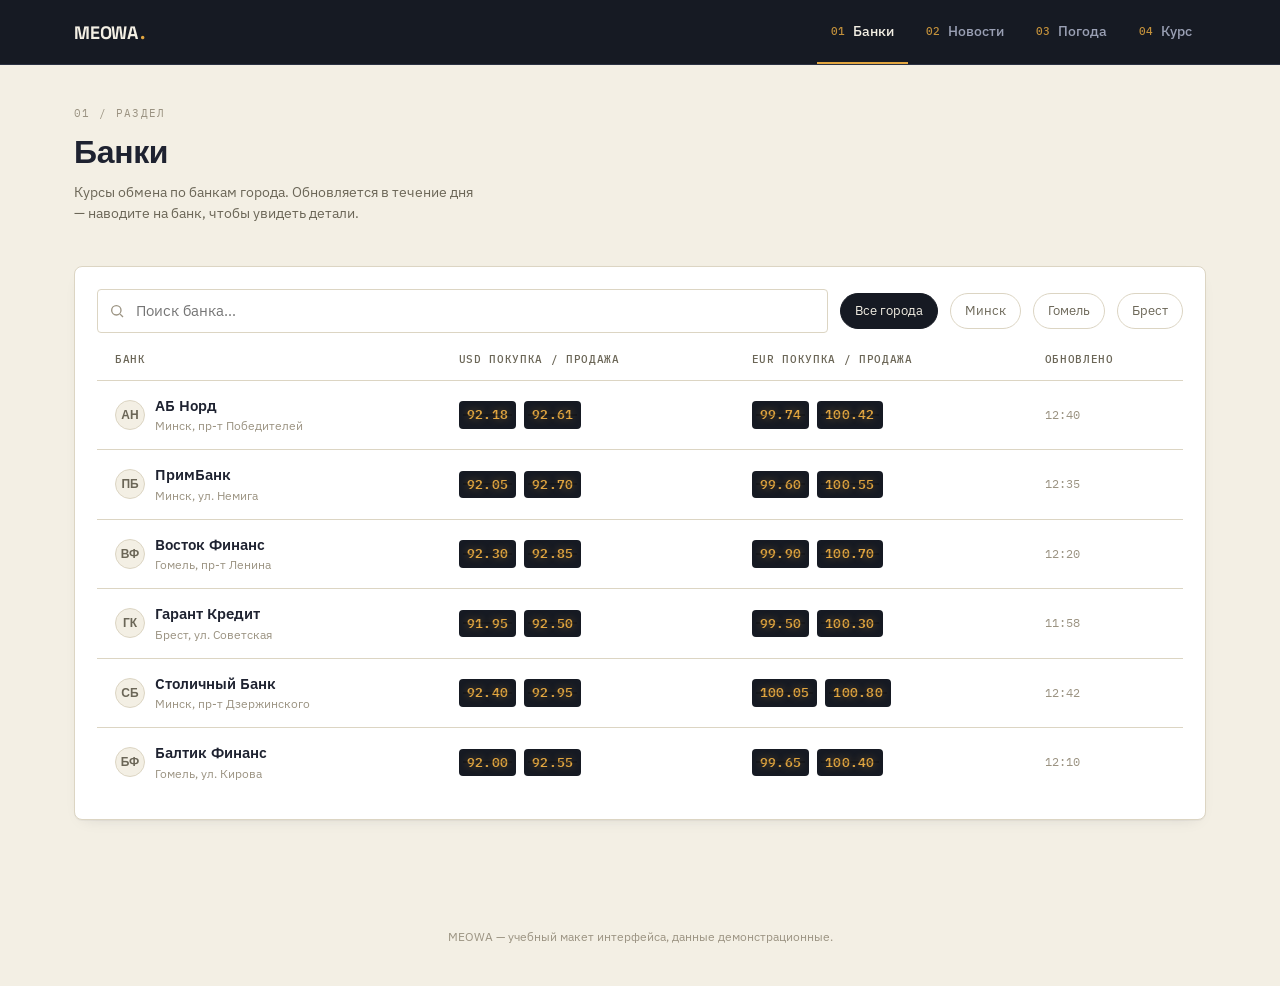
<file: src/main/resources/static/index.html>
<!DOCTYPE html>
<html lang="ru">
<head>
<meta charset="UTF-8">
<meta name="viewport" content="width=device-width, initial-scale=1.0">
<title>Банки — MEOWA</title>
<link rel="stylesheet" href="styles.css">
</head>
<body>

<header class="board">
  <div class="board-inner">
    <a href="index.html" class="brand">MEOWA<span class="brand-dot">.</span></a>
    <button class="tabs-toggle" aria-label="Меню" aria-expanded="false">
      <svg width="18" height="18" viewBox="0 0 24 24" fill="none" stroke="currentColor" stroke-width="2"><line x1="3" y1="6" x2="21" y2="6"/><line x1="3" y1="12" x2="21" y2="12"/><line x1="3" y1="18" x2="21" y2="18"/></svg>
    </button>
    <nav class="tabs">
      <a href="index.html" class="tab is-active"><span class="tab-index">01</span>Банки</a>
      <a href="novosti.html" class="tab"><span class="tab-index">02</span>Новости</a>
      <a href="pogoda.html" class="tab"><span class="tab-index">03</span>Погода</a>
      <a href="kurs.html" class="tab"><span class="tab-index">04</span>Курс</a>
    </nav>
  </div>
</header>

<main class="page">
  <div class="page-head">
    <div>
      <div class="h-eyebrow">01 / Раздел</div>
      <h1 class="page-title">Банки</h1>
      <p class="page-sub">Курсы обмена по банкам города. Обновляется в течение дня — наводите на банк, чтобы увидеть детали.</p>
    </div>
  </div>

  <div class="card card-pad">
    <div class="toolbar">
      <div class="search">
        <svg width="16" height="16" viewBox="0 0 24 24" fill="none" stroke="currentColor" stroke-width="2"><circle cx="11" cy="11" r="7"/><line x1="21" y1="21" x2="16.65" y2="16.65"/></svg>
        <input type="text" placeholder="Поиск банка…" data-bank-search aria-label="Поиск банка">
      </div>
      <button class="chip is-active" data-city-chip="all">Все города</button>
      <button class="chip" data-city-chip="Минск">Минск</button>
      <button class="chip" data-city-chip="Гомель">Гомель</button>
      <button class="chip" data-city-chip="Брест">Брест</button>
    </div>

    <div class="table-wrap">
      <table class="rates">
        <thead>
          <tr>
            <th>Банк</th>
            <th>USD покупка / продажа</th>
            <th>EUR покупка / продажа</th>
            <th>Обновлено</th>
          </tr>
        </thead>
        <tbody>

          <tr data-bank-row data-bank-name="АБ Норд" data-bank-city="Минск">
            <td>
              <div class="bank-name">
                <span class="bank-mark">АН</span>
                <div>АБ Норд<div class="bank-meta">Минск, пр-т Победителей</div></div>
              </div>
            </td>
            <td><div class="cell-pair"><span class="flap flap-sm">92.18</span><span class="flap flap-sm">92.61</span></div></td>
            <td><div class="cell-pair"><span class="flap flap-sm">99.74</span><span class="flap flap-sm">100.42</span></div></td>
            <td class="updated-at">12:40</td>
          </tr>

          <tr data-bank-row data-bank-name="ПримБанк" data-bank-city="Минск">
            <td>
              <div class="bank-name">
                <span class="bank-mark">ПБ</span>
                <div>ПримБанк<div class="bank-meta">Минск, ул. Немига</div></div>
              </div>
            </td>
            <td><div class="cell-pair"><span class="flap flap-sm">92.05</span><span class="flap flap-sm">92.70</span></div></td>
            <td><div class="cell-pair"><span class="flap flap-sm">99.60</span><span class="flap flap-sm">100.55</span></div></td>
            <td class="updated-at">12:35</td>
          </tr>

          <tr data-bank-row data-bank-name="Восток Финанс" data-bank-city="Гомель">
            <td>
              <div class="bank-name">
                <span class="bank-mark">ВФ</span>
                <div>Восток Финанс<div class="bank-meta">Гомель, пр-т Ленина</div></div>
              </div>
            </td>
            <td><div class="cell-pair"><span class="flap flap-sm">92.30</span><span class="flap flap-sm">92.85</span></div></td>
            <td><div class="cell-pair"><span class="flap flap-sm">99.90</span><span class="flap flap-sm">100.70</span></div></td>
            <td class="updated-at">12:20</td>
          </tr>

          <tr data-bank-row data-bank-name="Гарант Кредит" data-bank-city="Брест">
            <td>
              <div class="bank-name">
                <span class="bank-mark">ГК</span>
                <div>Гарант Кредит<div class="bank-meta">Брест, ул. Советская</div></div>
              </div>
            </td>
            <td><div class="cell-pair"><span class="flap flap-sm">91.95</span><span class="flap flap-sm">92.50</span></div></td>
            <td><div class="cell-pair"><span class="flap flap-sm">99.50</span><span class="flap flap-sm">100.30</span></div></td>
            <td class="updated-at">11:58</td>
          </tr>

          <tr data-bank-row data-bank-name="Столичный Банк" data-bank-city="Минск">
            <td>
              <div class="bank-name">
                <span class="bank-mark">СБ</span>
                <div>Столичный Банк<div class="bank-meta">Минск, пр-т Дзержинского</div></div>
              </div>
            </td>
            <td><div class="cell-pair"><span class="flap flap-sm">92.40</span><span class="flap flap-sm">92.95</span></div></td>
            <td><div class="cell-pair"><span class="flap flap-sm">100.05</span><span class="flap flap-sm">100.80</span></div></td>
            <td class="updated-at">12:42</td>
          </tr>

          <tr data-bank-row data-bank-name="Балтик Финанс" data-bank-city="Гомель">
            <td>
              <div class="bank-name">
                <span class="bank-mark">БФ</span>
                <div>Балтик Финанс<div class="bank-meta">Гомель, ул. Кирова</div></div>
              </div>
            </td>
            <td><div class="cell-pair"><span class="flap flap-sm">92.00</span><span class="flap flap-sm">92.55</span></div></td>
            <td><div class="cell-pair"><span class="flap flap-sm">99.65</span><span class="flap flap-sm">100.40</span></div></td>
            <td class="updated-at">12:10</td>
          </tr>

        </tbody>
      </table>
    </div>

    <div class="empty-state" data-empty-state style="display:none;">
      <svg width="32" height="32" viewBox="0 0 24 24" fill="none" stroke="currentColor" stroke-width="1.5"><circle cx="11" cy="11" r="7"/><line x1="21" y1="21" x2="16.65" y2="16.65"/></svg>
      <div>Ничего не найдено — попробуйте изменить запрос или город.</div>
    </div>
  </div>
</main>

<footer class="board-footer">MEOWA — учебный макет интерфейса, данные демонстрационные.</footer>

<script src="script.js"></script>
</body>
</html>
</file>
<file: src/main/resources/static/styles.css>
/* ==========================================================================
   ФинТабло — design tokens
   Concept: a city's currency-exchange information board, digitised.
   ========================================================================== */

@import url('https://fonts.googleapis.com/css2?family=Space+Grotesk:wght@500;600;700&family=IBM+Plex+Sans:wght@400;500;600&family=IBM+Plex+Mono:wght@500;600&display=swap');

:root{
  /* color */
  --ink:        #161A23;   /* board / nav surface */
  --ink-line:   #2B3142;   /* hairline on dark surfaces */
  --paper:      #F3EFE4;   /* page background */
  --surface:    #FFFFFF;   /* card background */
  --line:       #DCD5C3;   /* hairline on paper */
  --amber:      #E2A640;   /* primary accent — the board glow */
  --amber-dim:  #B98330;
  --green:      #3C8D6F;   /* покупка / positive */
  --coral:      #C8553D;   /* продажа / negative */
  --text:       #1E2230;
  --text-soft:  #6B6657;
  --text-faint: #9B9382;
  --on-dark:    #F3EFE4;
  --on-dark-soft: #9AA0B4;

  /* type */
  --f-display: 'Space Grotesk', sans-serif;
  --f-body:    'IBM Plex Sans', sans-serif;
  --f-mono:    'IBM Plex Mono', monospace;

  /* misc */
  --radius-s: 4px;
  --radius-m: 8px;
  --shadow-card: 0 1px 0 rgba(30,34,48,0.04), 0 6px 16px -10px rgba(30,34,48,0.18);
}

*, *::before, *::after{ box-sizing: border-box; }
html{ -webkit-text-size-adjust: 100%; }

body{
  margin: 0;
  background: var(--paper);
  color: var(--text);
  font-family: var(--f-body);
  font-size: 15px;
  line-height: 1.5;
  -webkit-font-smoothing: antialiased;
}

@media (prefers-reduced-motion: reduce){
  *{ animation-duration: 0.001ms !important; transition-duration: 0.001ms !important; }
}

a{ color: inherit; }
button{ font: inherit; }
input, select{ font: inherit; }

:focus-visible{
  outline: 2px solid var(--amber);
  outline-offset: 2px;
}

.h-eyebrow{
  font-family: var(--f-mono);
  font-size: 11px;
  letter-spacing: 0.12em;
  text-transform: uppercase;
  color: var(--text-faint);
}

/* ---------------------------------------------------------------------
   Top board / navigation
   --------------------------------------------------------------------- */

.board{
  background: var(--ink);
  color: var(--on-dark);
  border-bottom: 1px solid var(--ink-line);
}

.board-inner{
  max-width: 1180px;
  margin: 0 auto;
  padding: 0 24px;
  display: flex;
  align-items: center;
  gap: 28px;
  height: 64px;
}

.brand{
  display: flex;
  align-items: baseline;
  gap: 2px;
  font-family: var(--f-display);
  font-weight: 700;
  font-size: 18px;
  letter-spacing: -0.01em;
  text-decoration: none;
  white-space: nowrap;
}
.brand-dot{ color: var(--amber); }

.tabs{
  display: flex;
  gap: 4px;
  margin-left: auto;
  height: 100%;
}

.tab{
  display: flex;
  align-items: center;
  gap: 8px;
  height: 100%;
  padding: 0 14px;
  text-decoration: none;
  color: var(--on-dark-soft);
  font-family: var(--f-body);
  font-weight: 500;
  font-size: 14px;
  border-bottom: 2px solid transparent;
  transition: color .15s ease, border-color .15s ease;
}
.tab:hover{ color: var(--on-dark); }
.tab.is-active{
  color: var(--on-dark);
  border-bottom-color: var(--amber);
}
.tab-index{
  font-family: var(--f-mono);
  font-size: 11px;
  color: var(--amber);
  opacity: .85;
}

.tabs-toggle{
  display: none;
  margin-left: auto;
  background: none;
  border: 1px solid var(--ink-line);
  border-radius: var(--radius-s);
  color: var(--on-dark);
  width: 36px; height: 36px;
  align-items: center; justify-content: center;
}

@media (max-width: 720px){
  .board-inner{ height: 56px; }
  .tabs{
    display: none;
    position: absolute;
    top: 56px; left: 0; right: 0;
    background: var(--ink);
    flex-direction: column;
    border-bottom: 1px solid var(--ink-line);
    padding: 4px 0;
  }
  .tabs.is-open{ display: flex; }
  .tab{ height: 44px; padding: 0 24px; border-bottom: none; border-left: 2px solid transparent; }
  .tab.is-active{ border-left-color: var(--amber); border-bottom-color: transparent; background: rgba(226,166,64,0.06); }
  .tabs-toggle{ display: flex; }
}

/* ---------------------------------------------------------------------
   Page shell
   --------------------------------------------------------------------- */

.page{
  max-width: 1180px;
  margin: 0 auto;
  padding: 40px 24px 80px;
  position: relative;
}

.page-head{
  display: flex;
  align-items: flex-end;
  justify-content: space-between;
  gap: 24px;
  margin-bottom: 28px;
  flex-wrap: wrap;
}

.page-title{
  font-family: var(--f-display);
  font-weight: 700;
  font-size: 32px;
  letter-spacing: -0.01em;
  margin: 6px 0 0;
}

.page-sub{
  color: var(--text-soft);
  font-size: 14px;
  margin-top: 6px;
  max-width: 50ch;
}

/* ---------------------------------------------------------------------
   Cards / panels
   --------------------------------------------------------------------- */

.card{
  background: var(--surface);
  border: 1px solid var(--line);
  border-radius: var(--radius-m);
  box-shadow: var(--shadow-card);
}

.card-pad{ padding: 22px; }

/* ---------------------------------------------------------------------
   Buttons / inputs
   --------------------------------------------------------------------- */

.btn{
  display: inline-flex;
  align-items: center;
  gap: 8px;
  border: 1px solid var(--line);
  background: var(--surface);
  color: var(--text);
  font-weight: 500;
  font-size: 14px;
  padding: 10px 16px;
  border-radius: var(--radius-s);
  cursor: pointer;
  transition: border-color .15s ease, background .15s ease;
}
.btn:hover{ border-color: var(--text-faint); }

.btn-primary{
  background: var(--ink);
  border-color: var(--ink);
  color: var(--on-dark);
}
.btn-primary:hover{ background: #1F2433; }

.btn-icon{
  width: 40px; height: 40px;
  padding: 0;
  justify-content: center;
  border-radius: 50%;
}

.field{
  display: flex;
  flex-direction: column;
  gap: 6px;
}
.field label{
  font-size: 12px;
  color: var(--text-soft);
  font-weight: 500;
}
.field input, .field select{
  border: 1px solid var(--line);
  border-radius: var(--radius-s);
  padding: 10px 12px;
  background: var(--surface);
  color: var(--text);
}
.field input:focus, .field select:focus{ outline: none; border-color: var(--amber); box-shadow: 0 0 0 3px rgba(226,166,64,0.18); }

.search{
  position: relative;
  flex: 1;
  min-width: 220px;
}
.search input{
  width: 100%;
  border: 1px solid var(--line);
  border-radius: var(--radius-s);
  padding: 10px 12px 10px 38px;
  background: var(--surface);
}
.search input:focus{ outline: none; border-color: var(--amber); box-shadow: 0 0 0 3px rgba(226,166,64,0.18); }
.search svg{
  position: absolute; left: 12px; top: 50%; transform: translateY(-50%);
  color: var(--text-faint);
}

.chip{
  border: 1px solid var(--line);
  background: var(--surface);
  border-radius: 999px;
  padding: 7px 14px;
  font-size: 13px;
  color: var(--text-soft);
  cursor: pointer;
  white-space: nowrap;
}
.chip.is-active{
  background: var(--ink);
  border-color: var(--ink);
  color: var(--on-dark);
}

/* ---------------------------------------------------------------------
   Signature element — the split-flap rate digit
   ========================================================================
   Mimics a mechanical exchange board: dark slot, amber mono digits,
   a hairline "seam" across the middle where the flap splits.
   --------------------------------------------------------------------- */

.flap{
  display: inline-flex;
  align-items: baseline;
  gap: 1px;
  background: var(--ink);
  color: var(--amber);
  font-family: var(--f-mono);
  font-weight: 600;
  padding: 5px 9px;
  border-radius: var(--radius-s);
  position: relative;
  letter-spacing: 0.02em;
  text-shadow: 0 0 8px rgba(226,166,64,0.45);
}
.flap::after{
  content: "";
  position: absolute;
  left: 4px; right: 4px; top: 50%;
  height: 1px;
  background: rgba(0,0,0,0.45);
  transform: translateY(-0.5px);
}
.flap-unit{
  font-size: 10px;
  color: var(--on-dark-soft);
  text-shadow: none;
  margin-left: 2px;
  font-weight: 500;
}
.flap.flap-lg{ font-size: 28px; padding: 10px 16px; }
.flap.flap-sm{ font-size: 13px; padding: 4px 8px; }

.delta{
  display: inline-flex;
  align-items: center;
  gap: 4px;
  font-family: var(--f-mono);
  font-size: 12px;
  font-weight: 600;
}
.delta.up{ color: var(--green); }
.delta.down{ color: var(--coral); }

/* ---------------------------------------------------------------------
   Банки — table
   --------------------------------------------------------------------- */

.toolbar{
  display: flex;
  gap: 12px;
  align-items: center;
  flex-wrap: wrap;
  margin-bottom: 18px;
}

.table-wrap{
  overflow-x: auto;
}

table.rates{
  width: 100%;
  border-collapse: collapse;
  min-width: 720px;
}
table.rates th{
  text-align: left;
  font-family: var(--f-mono);
  font-size: 11px;
  letter-spacing: 0.06em;
  text-transform: uppercase;
  color: var(--text-soft);
  font-weight: 500;
  padding: 0 18px 12px;
  border-bottom: 1px solid var(--line);
  position: sticky; top: 0;
}
table.rates td{
  padding: 14px 18px;
  border-bottom: 1px solid var(--line);
  vertical-align: middle;
}
table.rates tbody tr:last-child td{ border-bottom: none; }
table.rates tbody tr:hover{ background: rgba(226,166,64,0.06); }

.bank-name{ display: flex; align-items: center; gap: 10px; font-weight: 600; }
.bank-mark{
  width: 30px; height: 30px;
  border-radius: 50%;
  background: var(--paper);
  border: 1px solid var(--line);
  display: flex; align-items: center; justify-content: center;
  font-family: var(--f-display);
  font-weight: 700;
  font-size: 12px;
  color: var(--text-soft);
  flex-shrink: 0;
}
.bank-meta{ font-size: 12px; color: var(--text-faint); font-weight: 400; }

.cell-pair{ display: flex; gap: 8px; align-items: center; }

.updated-at{ font-family: var(--f-mono); font-size: 12px; color: var(--text-faint); }

.empty-state{
  text-align: center;
  padding: 56px 20px;
  color: var(--text-soft);
}
.empty-state svg{ margin-bottom: 12px; color: var(--text-faint); }

/* ---------------------------------------------------------------------
   Курс — converter
   --------------------------------------------------------------------- */

.kurs-grid{
  display: grid;
  grid-template-columns: 1.1fr 0.9fr;
  gap: 20px;
  align-items: start;
}
@media (max-width: 860px){ .kurs-grid{ grid-template-columns: 1fr; } }

.converter-row{
  display: grid;
  grid-template-columns: 1fr auto 1fr;
  gap: 14px;
  align-items: end;
}
@media (max-width: 520px){ .converter-row{ grid-template-columns: 1fr; } .swap-btn{ justify-self: center; } }

.swap-btn{
  width: 40px; height: 40px;
  border-radius: 50%;
  background: var(--ink);
  color: var(--amber);
  border: none;
  display: flex; align-items: center; justify-content: center;
  cursor: pointer;
  transition: transform .2s ease;
}
.swap-btn:hover{ transform: rotate(180deg); }

.current-rate{
  margin-top: 24px;
  padding-top: 20px;
  border-top: 1px solid var(--line);
  display: flex;
  align-items: center;
  gap: 16px;
  flex-wrap: wrap;
}

.kurs-list{
  list-style: none;
  margin: 0; padding: 0;
}
.kurs-list li{
  display: flex;
  align-items: center;
  justify-content: space-between;
  gap: 12px;
  padding: 12px 0;
  border-bottom: 1px solid var(--line);
}
.kurs-list li:last-child{ border-bottom: none; }
.kurs-list .rank{
  font-family: var(--f-mono);
  font-size: 11px;
  color: var(--text-faint);
  width: 16px;
}
.kurs-list .name{ flex: 1; font-weight: 500; font-size: 13.5px; }
.kurs-list .pair{ display: flex; gap: 6px; }

.panel-head{
  display: flex;
  align-items: center;
  justify-content: space-between;
  margin-bottom: 14px;
}
.panel-title{ font-family: var(--f-display); font-weight: 600; font-size: 15px; }
.sort-btn{
  background: none; border: none; color: var(--text-soft);
  font-size: 12px; display: flex; align-items: center; gap: 4px; cursor: pointer;
}
.sort-btn:hover{ color: var(--text); }

/* ---------------------------------------------------------------------
   Новости
   --------------------------------------------------------------------- */

.news-list{
  display: flex;
  flex-direction: column;
  gap: 1px;
  background: var(--line);
  border: 1px solid var(--line);
  border-radius: var(--radius-m);
  overflow: hidden;
}
.news-item{
  background: var(--surface);
  padding: 20px 22px;
  display: grid;
  grid-template-columns: 110px 1fr;
  gap: 18px;
  text-decoration: none;
  color: inherit;
  transition: background .15s ease;
}
.news-item:hover{ background: #FBF9F3; }
@media (max-width: 600px){ .news-item{ grid-template-columns: 1fr; gap: 6px; } }

.news-date{ font-family: var(--f-mono); font-size: 12px; color: var(--text-faint); padding-top: 2px; }
.news-tag{
  display: inline-block;
  font-family: var(--f-mono);
  font-size: 10px;
  letter-spacing: 0.05em;
  text-transform: uppercase;
  color: var(--amber-dim);
  background: rgba(226,166,64,0.12);
  padding: 2px 7px;
  border-radius: 3px;
  margin-bottom: 8px;
}
.news-title{ font-weight: 600; font-size: 16px; margin: 0 0 6px; }
.news-snippet{ color: var(--text-soft); font-size: 13.5px; margin: 0; }

/* ---------------------------------------------------------------------
   Погода
   --------------------------------------------------------------------- */

.weather-hero{
  display: grid;
  grid-template-columns: auto 1fr auto;
  align-items: center;
  gap: 28px;
  padding: 32px;
}
@media (max-width: 640px){ .weather-hero{ grid-template-columns: 1fr; text-align: center; } }

.weather-temp{
  font-family: var(--f-display);
  font-weight: 700;
  font-size: 64px;
  line-height: 1;
  letter-spacing: -0.02em;
}
.weather-temp sup{ font-size: 28px; font-weight: 600; color: var(--text-soft); }

.weather-city{ font-family: var(--f-display); font-weight: 600; font-size: 20px; }
.weather-cond{ color: var(--text-soft); font-size: 14px; margin-top: 4px; }
.weather-extra{
  display: flex; flex-direction: column; gap: 8px;
  font-family: var(--f-mono); font-size: 12.5px; color: var(--text-soft);
}
.weather-extra span b{ color: var(--text); font-weight: 600; }

.forecast-strip{
  display: grid;
  grid-template-columns: repeat(6, 1fr);
  border-top: 1px solid var(--line);
}
.forecast-cell{
  padding: 18px 10px;
  text-align: center;
  border-left: 1px solid var(--line);
}
.forecast-cell:first-child{ border-left: none; }
.forecast-time{ font-family: var(--f-mono); font-size: 11px; color: var(--text-faint); }
.forecast-icon{ margin: 8px 0; }
.forecast-temp{ font-weight: 600; font-size: 14px; }

@media (max-width: 640px){
  .forecast-strip{ grid-template-columns: repeat(3, 1fr); }
  .forecast-cell:nth-child(3n+1){ border-left: none; }
}

.demo-note{
  display: flex; align-items: center; gap: 8px;
  font-size: 12px; color: var(--text-faint);
  margin-top: 14px;
}

footer.board-footer{
  text-align: center;
  padding: 28px 24px 40px;
  color: var(--text-faint);
  font-size: 12px;
}
</file>
